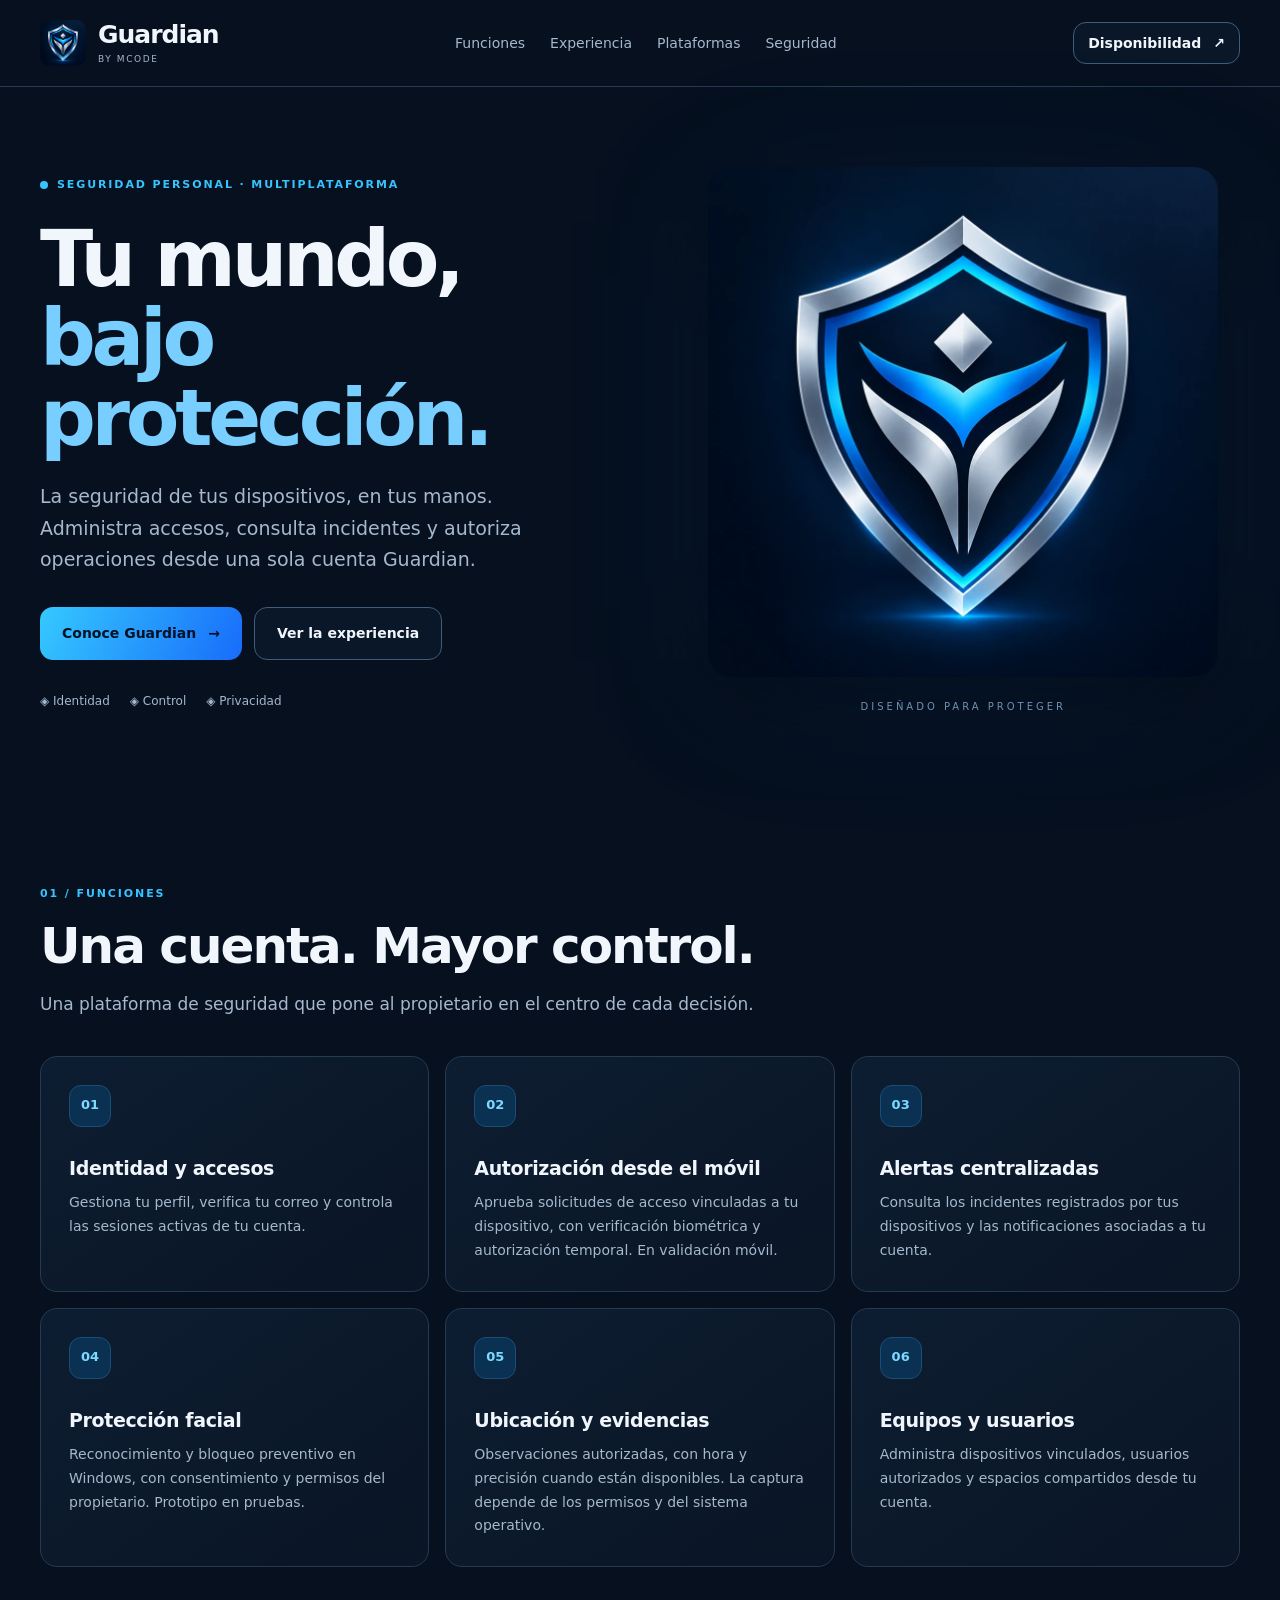
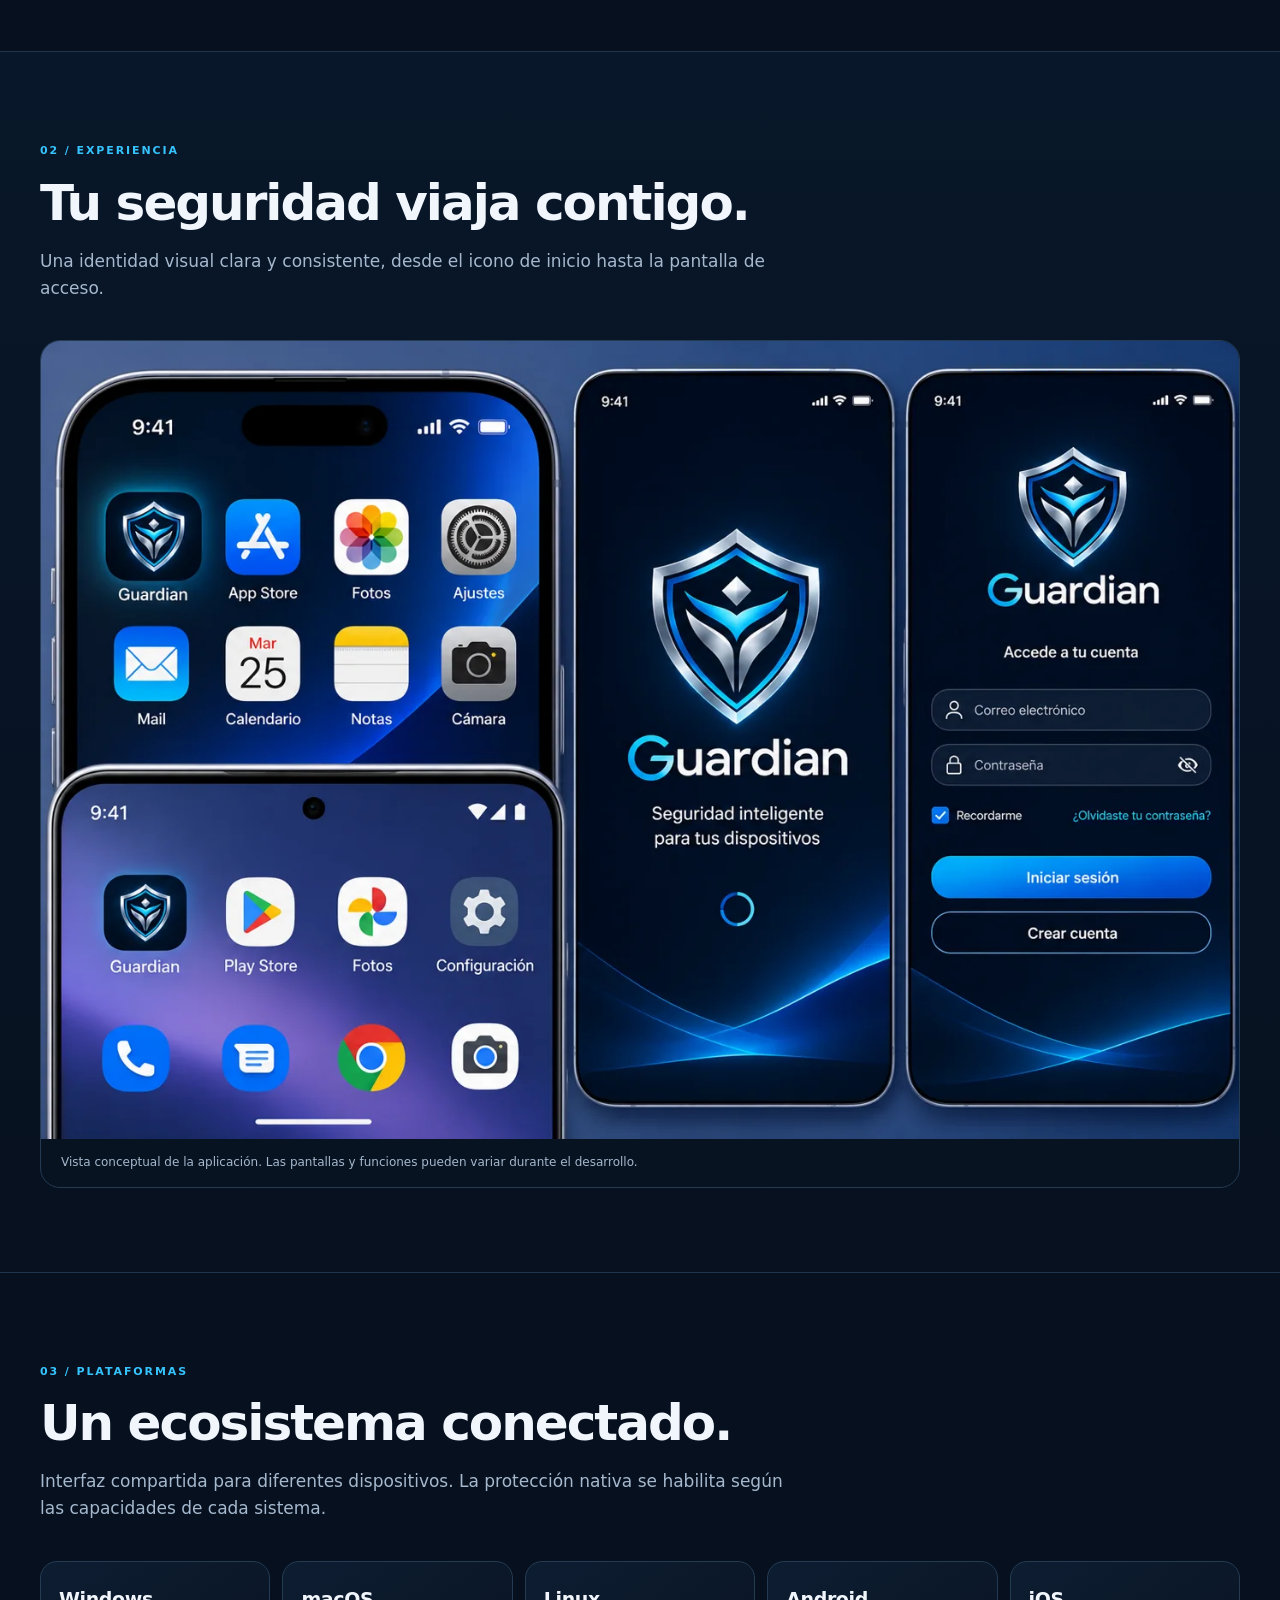
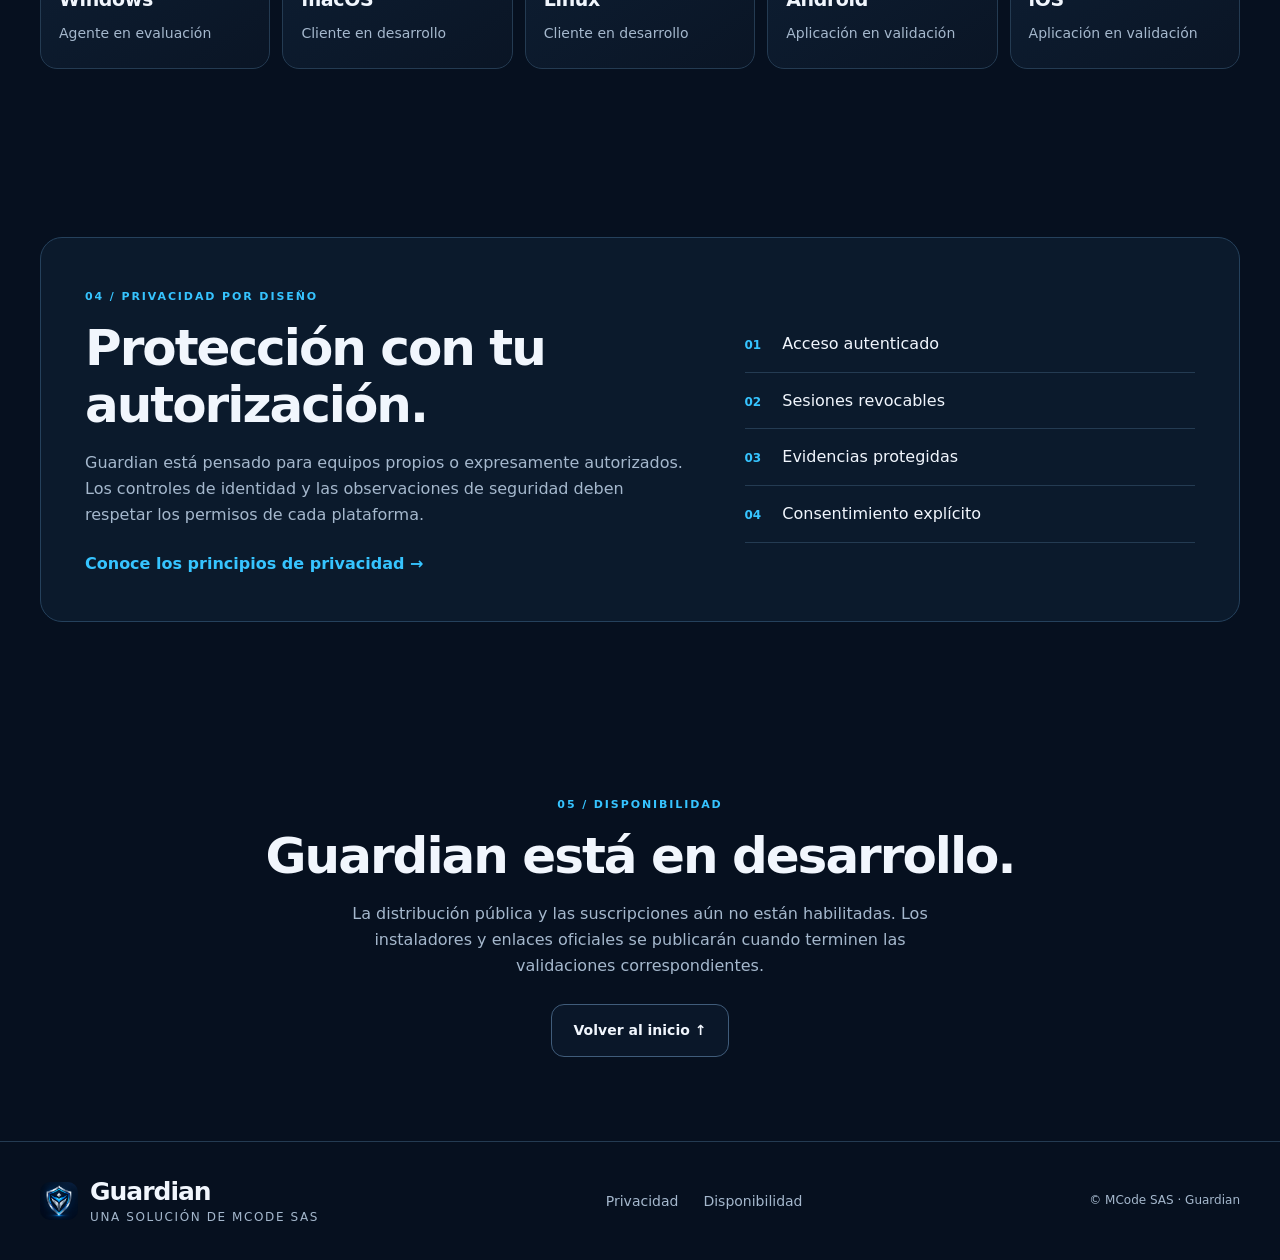
<file: index.html>
<!doctype html>
<html lang="es">
<head>
<meta charset="utf-8">
<meta name="viewport" content="width=device-width, initial-scale=1">
<meta name="theme-color" content="#06101f">
<meta name="description" content="Guardian, seguridad inteligente para tus dispositivos. Control de accesos, autorizaciones y alertas desde un solo lugar. Una solución de MCode SAS.">
<meta property="og:title" content="Guardian | Tu mundo bajo protección">
<meta property="og:description" content="Seguridad inteligente para tus dispositivos.">
<meta property="og:image" content="assets/app-mockup.webp">
<link rel="icon" href="assets/guardian-logo.webp" type="image/webp">
<link rel="stylesheet" href="styles.css">
<title>Guardian | Seguridad inteligente</title>
</head>
<body>
<a class="skip" href="#contenido">Ir al contenido</a>
<header class="header">
<div class="shell nav">
<a class="brand" href="#inicio" aria-label="Guardian, inicio"><img src="assets/guardian-logo.webp" alt="" width="46" height="46"><span><b>Guardian</b><small>BY MCODE</small></span></a>
<nav aria-label="Navegación principal"><a href="#funciones">Funciones</a><a href="#experiencia">Experiencia</a><a href="#plataformas">Plataformas</a><a href="#seguridad">Seguridad</a></nav>
<a class="button compact outline" href="#disponibilidad">Disponibilidad <span aria-hidden="true">↗</span></a>
</div>
</header>
<main id="contenido">
<section class="shell hero" id="inicio">
<div class="hero-copy"><span class="eyebrow"><i></i> SEGURIDAD PERSONAL · MULTIPLATAFORMA</span>
<h1>Tu mundo,<br><span>bajo protección.</span></h1>
<p>La seguridad de tus dispositivos, en tus manos. Administra accesos, consulta incidentes y autoriza operaciones desde una sola cuenta Guardian.</p>
<div class="actions"><a class="button primary" href="#funciones">Conoce Guardian <span aria-hidden="true">→</span></a><a class="button outline" href="#experiencia">Ver la experiencia</a></div>
<div class="trust"><span>◈ Identidad</span><span>◈ Control</span><span>◈ Privacidad</span></div></div>
<div class="hero-art"><div class="orb"></div><img src="assets/guardian-logo.webp" alt="Escudo Guardian en platino y azul eléctrico" width="1024" height="1024" fetchpriority="high"><span class="art-caption">DISEÑADO PARA PROTEGER</span></div>
</section>
<section class="section shell" id="funciones">
<div class="section-heading"><span class="eyebrow">01 / FUNCIONES</span><h2>Una cuenta. Mayor control.</h2><p>Una plataforma de seguridad que pone al propietario en el centro de cada decisión.</p></div>
<div class="cards">
<article><span class="symbol" aria-hidden="true">01</span><h3>Identidad y accesos</h3><p>Gestiona tu perfil, verifica tu correo y controla las sesiones activas de tu cuenta.</p></article>
<article><span class="symbol" aria-hidden="true">02</span><h3>Autorización desde el móvil</h3><p>Aprueba solicitudes de acceso vinculadas a tu dispositivo, con verificación biométrica y autorización temporal. En validación móvil.</p></article>
<article><span class="symbol" aria-hidden="true">03</span><h3>Alertas centralizadas</h3><p>Consulta los incidentes registrados por tus dispositivos y las notificaciones asociadas a tu cuenta.</p></article>
<article><span class="symbol" aria-hidden="true">04</span><h3>Protección facial</h3><p>Reconocimiento y bloqueo preventivo en Windows, con consentimiento y permisos del propietario. Prototipo en pruebas.</p></article>
<article><span class="symbol" aria-hidden="true">05</span><h3>Ubicación y evidencias</h3><p>Observaciones autorizadas, con hora y precisión cuando están disponibles. La captura depende de los permisos y del sistema operativo.</p></article>
<article><span class="symbol" aria-hidden="true">06</span><h3>Equipos y usuarios</h3><p>Administra dispositivos vinculados, usuarios autorizados y espacios compartidos desde tu cuenta.</p></article>
</div>
</section>
<section class="experience section" id="experiencia"><div class="shell">
<div class="section-heading"><span class="eyebrow">02 / EXPERIENCIA</span><h2>Tu seguridad viaja contigo.</h2><p>Una identidad visual clara y consistente, desde el icono de inicio hasta la pantalla de acceso.</p></div>
<figure><img src="assets/app-mockup.webp" alt="Propuesta visual de Guardian en iPhone y Android, pantalla de inicio y acceso a la cuenta" width="1400" height="933" loading="lazy"><figcaption>Vista conceptual de la aplicación. Las pantallas y funciones pueden variar durante el desarrollo.</figcaption></figure>
</div></section>
<section class="section shell" id="plataformas">
<div class="section-heading"><span class="eyebrow">03 / PLATAFORMAS</span><h2>Un ecosistema conectado.</h2><p>Interfaz compartida para diferentes dispositivos. La protección nativa se habilita según las capacidades de cada sistema.</p></div>
<div class="platforms"><article><h3>Windows</h3><p>Agente en evaluación</p></article><article><h3>macOS</h3><p>Cliente en desarrollo</p></article><article><h3>Linux</h3><p>Cliente en desarrollo</p></article><article><h3>Android</h3><p>Aplicación en validación</p></article><article><h3>iOS</h3><p>Aplicación en validación</p></article></div>
</section>
<section class="section shell" id="seguridad"><div class="security-panel"><div><span class="eyebrow">04 / PRIVACIDAD POR DISEÑO</span><h2>Protección con tu autorización.</h2><p>Guardian está pensado para equipos propios o expresamente autorizados. Los controles de identidad y las observaciones de seguridad deben respetar los permisos de cada plataforma.</p><a class="text-link" href="privacidad.html">Conoce los principios de privacidad →</a></div><div class="security-points"><p><b>01</b> Acceso autenticado</p><p><b>02</b> Sesiones revocables</p><p><b>03</b> Evidencias protegidas</p><p><b>04</b> Consentimiento explícito</p></div></div></section>
<section class="section shell availability" id="disponibilidad"><span class="eyebrow">05 / DISPONIBILIDAD</span><h2>Guardian está en desarrollo.</h2><p>La distribución pública y las suscripciones aún no están habilitadas. Los instaladores y enlaces oficiales se publicarán cuando terminen las validaciones correspondientes.</p><a class="button outline" href="#inicio">Volver al inicio ↑</a></section>
</main>
<footer><div class="shell footer"><a class="brand" href="#inicio"><img src="assets/guardian-logo.webp" alt="" width="38" height="38"><span><b>Guardian</b><small>UNA SOLUCIÓN DE MCODE SAS</small></span></a><div><a href="privacidad.html">Privacidad</a><a href="#disponibilidad">Disponibilidad</a></div><small>© MCode SAS · Guardian</small></div></footer>
</body></html>
</file>
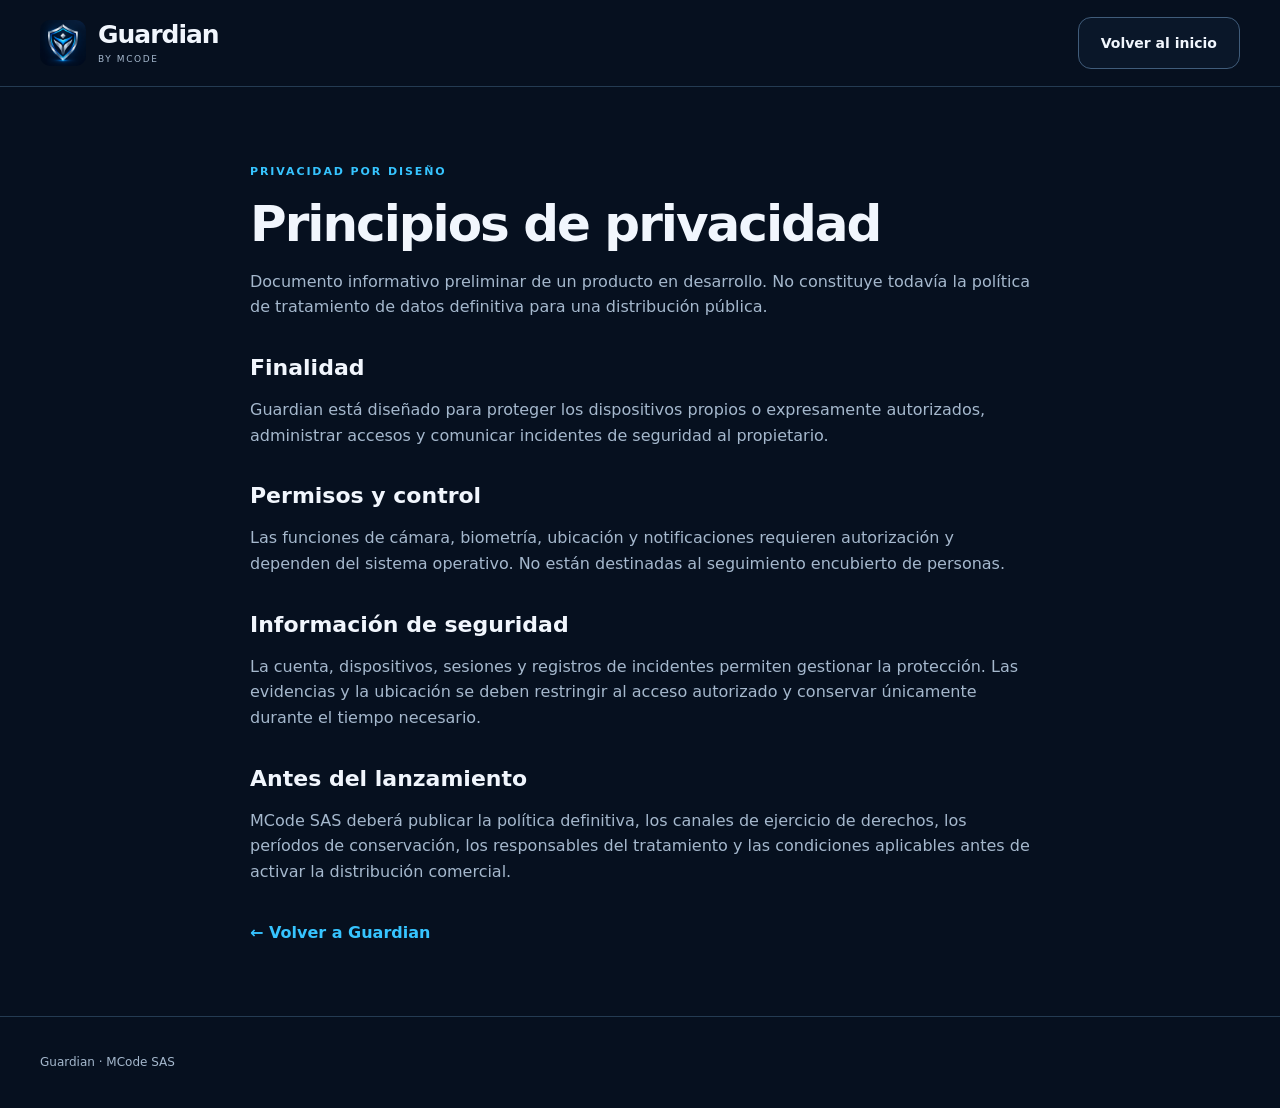
<file: privacidad.html>
<!doctype html><html lang="es"><head><meta charset="utf-8"><meta name="viewport" content="width=device-width, initial-scale=1"><meta name="robots" content="index,follow"><title>Privacidad | Guardian</title><link rel="icon" href="assets/guardian-logo.webp" type="image/webp"><link rel="stylesheet" href="styles.css"></head><body><header class="header"><div class="shell nav"><a class="brand" href="index.html"><img src="assets/guardian-logo.webp" alt="" width="46" height="46"><span><b>Guardian</b><small>BY MCODE</small></span></a><a class="button outline" href="index.html">Volver al inicio</a></div></header><main class="shell policy"><span class="eyebrow">PRIVACIDAD POR DISEÑO</span><h1>Principios de privacidad</h1><p>Documento informativo preliminar de un producto en desarrollo. No constituye todavía la política de tratamiento de datos definitiva para una distribución pública.</p><h2>Finalidad</h2><p>Guardian está diseñado para proteger los dispositivos propios o expresamente autorizados, administrar accesos y comunicar incidentes de seguridad al propietario.</p><h2>Permisos y control</h2><p>Las funciones de cámara, biometría, ubicación y notificaciones requieren autorización y dependen del sistema operativo. No están destinadas al seguimiento encubierto de personas.</p><h2>Información de seguridad</h2><p>La cuenta, dispositivos, sesiones y registros de incidentes permiten gestionar la protección. Las evidencias y la ubicación se deben restringir al acceso autorizado y conservar únicamente durante el tiempo necesario.</p><h2>Antes del lanzamiento</h2><p>MCode SAS deberá publicar la política definitiva, los canales de ejercicio de derechos, los períodos de conservación, los responsables del tratamiento y las condiciones aplicables antes de activar la distribución comercial.</p><a class="text-link" href="index.html">← Volver a Guardian</a></main><footer><div class="shell footer"><small>Guardian · MCode SAS</small></div></footer></body></html>
</file>
<file: styles.css>
:root{color-scheme:dark;--bg:#06101f;--panel:#0c1b2e;--line:#243b52;--text:#f1f6fd;--muted:#a5b8cd;--blue:#36c4ff;--deep:#0865e8;font-family:Inter,system-ui,-apple-system,BlinkMacSystemFont,"Segoe UI",sans-serif;scroll-behavior:smooth}*{box-sizing:border-box}body{margin:0;background:var(--bg);color:var(--text);line-height:1.6}img{display:block;max-width:100%;height:auto}a{color:inherit;text-decoration:none}a:focus-visible{outline:3px solid var(--blue);outline-offset:5px}h1,h2,h3,p{margin:0}p{color:var(--muted)}.shell{max-width:1200px;width:calc(100% - 80px);margin-inline:auto}.skip{position:absolute;left:12px;top:-100px;background:#fff;color:#000;padding:12px;z-index:20}.skip:focus{top:12px}.header{border-bottom:1px solid var(--line);background:#06101f}.nav{min-height:86px;display:flex;align-items:center;justify-content:space-between;gap:24px}.brand{display:flex;align-items:center;gap:12px;flex-shrink:0;line-height:1.1}.brand img{border-radius:10px}.brand b{display:block;font-size:25px;letter-spacing:-1px}.brand small{display:block;font-size:9px;letter-spacing:1.6px;color:var(--muted);margin-top:6px}.nav nav,.footer>div{display:flex;gap:25px;align-items:center;font-size:14px;color:var(--muted)}.nav nav a:hover,.footer a:hover,.text-link:hover{color:var(--blue)}.button{display:inline-flex;align-items:center;justify-content:center;gap:12px;border-radius:13px;padding:14px 22px;font-weight:700;font-size:14px;min-height:48px}.button.primary{background:linear-gradient(115deg,#35c9ff,#186cfa);color:#031124}.button.outline{border:1px solid #405c7a;background:#0a1729}.button.compact{min-height:42px;padding:9px 14px}.button:hover{filter:brightness(1.12)}.hero{display:grid;grid-template-columns:1.05fr .95fr;align-items:center;gap:35px;min-height:640px;padding-block:80px}.eyebrow{font-size:11px;color:var(--blue);font-weight:800;letter-spacing:1.9px;display:inline-flex;align-items:center;gap:9px}.eyebrow i{display:inline-block;width:8px;height:8px;background:var(--blue);border-radius:50%}.hero h1{font-size:clamp(44px,6.1vw,83px);line-height:1.02;letter-spacing:-.055em;margin:23px 0}.hero h1 span{color:#78cfff}.hero-copy>p{font-size:19px;max-width:560px;line-height:1.65}.actions{display:flex;flex-wrap:wrap;gap:12px;margin:32px 0}.trust{display:flex;flex-wrap:wrap;gap:20px;font-size:12px;color:var(--muted)}.hero-art{position:relative;min-width:0;isolation:isolate;display:grid;justify-items:center;align-items:center}.hero-art img{width:min(100%,510px);border-radius:24px;box-shadow:0 24px 90px #0006;position:relative}.orb{position:absolute;inset:10%;background:#1162bd40;filter:blur(80px);z-index:-1}.art-caption{font-size:10px;letter-spacing:3px;color:#8ab1d6;margin-top:22px}.section{padding-block:84px;scroll-margin-top:24px}.section-heading{max-width:760px;margin-bottom:38px}.section h2,.policy h1{font-size:clamp(32px,4.1vw,50px);letter-spacing:-.04em;line-height:1.14;margin:13px 0 16px}.section-heading p{font-size:17px}.cards{display:grid;grid-template-columns:repeat(3,minmax(0,1fr));gap:16px}.cards article,.platforms article{background:linear-gradient(145deg,#0d1d31,#0a1525);border:1px solid var(--line);border-radius:17px;padding:28px}.symbol{display:inline-grid;place-items:center;width:42px;height:42px;background:#0a3152;border:1px solid #1a4e75;color:#7dd9ff;border-radius:12px;font-weight:700;font-size:13px;margin-bottom:26px}.cards h3,.platforms h3{font-size:19px;letter-spacing:-.02em;margin-bottom:8px}.cards p,.platforms p{font-size:14px;line-height:1.7}.experience{background:linear-gradient(180deg,#081729,#071120);border-block:1px solid #20364e}.experience figure{margin:0;border:1px solid var(--line);border-radius:20px;overflow:hidden;background:#081322}.experience img{width:100%}.experience figcaption{padding:14px 20px;font-size:12px;color:var(--muted)}.platforms{display:grid;grid-template-columns:repeat(5,minmax(0,1fr));gap:12px}.platforms article{padding:22px 18px}.security-panel{display:grid;grid-template-columns:1.15fr .85fr;gap:50px;align-items:center;background:#0b1a2c;border:1px solid #25415c;border-radius:22px;padding:44px}.security-panel p{font-size:16px}.security-points p{padding:15px 0;border-bottom:1px solid var(--line);color:var(--text)}.security-points b{color:var(--blue);margin-right:16px;font-size:12px}.text-link{display:inline-block;color:var(--blue);font-weight:700;margin-top:24px}.availability{text-align:center;max-width:760px}.availability p{margin:0 auto 26px;max-width:610px}.footer{padding-block:36px;display:flex;flex-wrap:wrap;gap:26px;justify-content:space-between;align-items:center}.footer small{color:var(--muted);font-size:12px}footer{border-top:1px solid var(--line)}.policy{max-width:780px;padding-block:70px}.policy h2{font-size:22px;margin:30px 0 10px}.policy p{margin:12px 0}.policy li{margin:10px 0;color:var(--muted)}@media(max-width:920px){.nav nav{gap:15px}.nav .button{display:none}.hero{min-height:auto;padding-block:60px;grid-template-columns:1fr 1fr}.shell{width:calc(100% - 48px)}.cards{grid-template-columns:repeat(2,minmax(0,1fr))}.platforms{grid-template-columns:repeat(3,minmax(0,1fr))}.security-panel{padding:30px;gap:30px}}@media(max-width:640px){.shell{width:calc(100% - 36px)}.nav{padding-block:16px;gap:12px;align-items:flex-start;flex-direction:column}.nav nav{flex-wrap:wrap;gap:8px 18px;font-size:13px}.hero{grid-template-columns:1fr;gap:32px;padding-block:42px}.hero h1{font-size:52px}.hero-copy>p{font-size:17px}.hero-art img{max-width:340px}.section{padding-block:52px}.cards{grid-template-columns:1fr}.cards article{padding:22px}.platforms{grid-template-columns:repeat(2,minmax(0,1fr))}.security-panel{grid-template-columns:1fr;padding:24px;gap:22px}.footer{align-items:flex-start;flex-direction:column}.hero h1{font-size:clamp(38px,12vw,52px)}}@media(prefers-reduced-motion:reduce){:root{scroll-behavior:auto}}
</file>
